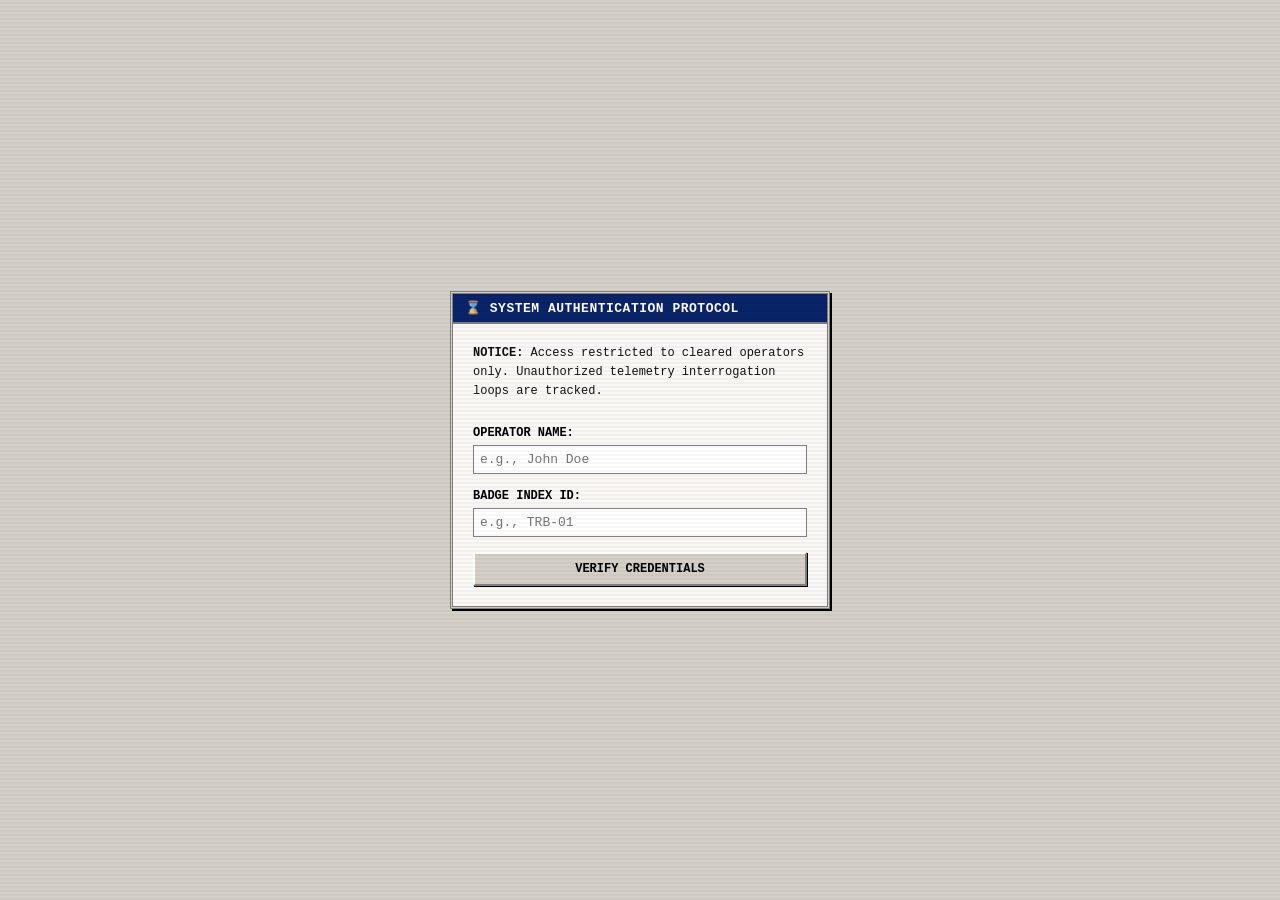
<file: index.html>
<!DOCTYPE html>
<html lang="en">
<head>
    <meta charset="UTF-8">
    <meta name="viewport" content="width=device-width, initial-scale=1.0">
    <title>TEMPORAL RECOVERY BUREAU - SECURE GATEWAY</title>
    <!-- Links to your existing retro government stylesheet -->
    <link rel="stylesheet" href="style.css">
    <style>
        /* Specific overrides to position and build the login dialogue box neatly */
        body {
            justify-content: center;
            align-items: center;
        }

        .login-dialogue {
            width: 380px;
            background-color: #d4d0c8; /* Matches Windows Institutional Beige */
            border: 3px double #808080;
            box-shadow: 2px 2px 0px #000000;
            display: flex;
            flex-direction: column;
            box-sizing: border-box;
        }

        .dialogue-titlebar {
            background-color: #0a246a; /* Deep Administrative Blue */
            color: #ffffff;
            padding: 6px 12px;
            font-weight: bold;
            font-size: 13px;
            letter-spacing: 0.5px;
            border-bottom: 2px solid #808080;
        }

        .dialogue-body {
            padding: 20px;
            background-color: #faf8f5; /* Aged paper tint */
        }

        .form-group {
            margin-bottom: 15px;
        }

        .form-group label {
            display: block;
            font-size: 12px;
            font-weight: bold;
            margin-bottom: 5px;
            text-transform: uppercase;
        }

        /* Mundane form fields matching classic style */
        input[type="text"], input[type="password"] {
            width: 100%;
            padding: 6px;
            box-sizing: border-box;
            font-family: "Courier New", Courier, monospace;
            font-size: 13px;
            border: 1px solid #808080;
            background-color: #ffffff;
            color: #000000;
        }

        input[type="text"]:focus, input[type="password"]:focus {
            outline: 2px solid #0a246a;
        }

        /* Classic heavy-bordered native administrative push button */
        .submit-btn {
            width: 100%;
            padding: 8px;
            background-color: #d4d0c8;
            color: #000000;
            border: 2px solid #ffffff;
            border-right-color: #808080;
            border-bottom-color: #808080;
            font-family: "Courier New", Courier, monospace;
            font-weight: bold;
            font-size: 12px;
            cursor: pointer;
            text-transform: uppercase;
            box-shadow: 1px 1px 0px #000000;
        }

        .submit-btn:active {
            border: 2px solid #808080;
            border-right-color: #ffffff;
            border-bottom-color: #ffffff;
            box-shadow: none;
            padding: 9px 7px 7px 9px; /* Simulates standard physical drop click */
        }

        #error-output {
            margin-top: 15px;
            font-size: 12px;
            color: #ff0000;
            font-weight: bold;
            border-top: 1px dashed #808080;
            padding-top: 10px;
            display: none;
            text-transform: uppercase;
        }
    </style>
</head>
<body>

    <!-- Standardizing your custom raster overlay -->
    <div class="crt-overlay"></div>

    <!-- Dialogue Box Wrapper -->
    <div class="login-dialogue">
        <div class="dialogue-titlebar">
            ⌛ SYSTEM AUTHENTICATION PROTOCOL 
        </div>
        
        <div class="dialogue-body">
            <p class="regulatory-text" style="font-size: 12px; margin-top: 0;">
                <strong>NOTICE:</strong> Access restricted to cleared operators only. Unauthorized telemetry interrogation loops are tracked.
            </p>

            <div class="form-group">
                <label for="username">Operator Name:</label>
                <input type="text" id="username" placeholder="e.g., John Doe" autocomplete="off">
            </div>

            <div class="form-group">
                <label for="badge">Badge Index ID:</label>
                <input type="password" id="badge" placeholder="e.g., TRB-01">
            </div>

            <button id="login-btn" class="submit-btn">Verify Credentials</button>

            <!-- Error message container -->
            <div id="error-output"></div>
        </div>
    </div>

<script>
    document.getElementById('login-btn').addEventListener('click', () => {
        const userIn = document.getElementById('username').value.trim();
        const badgeIn = document.getElementById('badge').value.trim();
        const errorDiv = document.getElementById('error-output');

        if (!userIn || !badgeIn) {
            errorDiv.innerText = "SEC_ERROR: Identification parameters required.";
            errorDiv.style.color = "#ff0000";
            errorDiv.style.display = "block";
            return;
        }

        errorDiv.innerText = "Validating parameters...";
        errorDiv.style.color = "#000000";
        errorDiv.style.display = "block";

        try {
            // Build single login attempt payload
            const currentAttempt = {
                username: userIn,
                badgeID: badgeIn,
                timestamp: new Date().toISOString()
            };

            // Store ONLY the current attempt in cache (overwrites any previous entry)
            localStorage.setItem('trb_current_login', JSON.stringify(currentAttempt));

            // Render success state
            errorDiv.innerText = `ACCESS GRANTED. PARAMETERS LOGGED.`;
            errorDiv.style.color = "#008000";

            setTimeout(() => {
                window.location.href = 'about.html';
            }, 1000);

        } catch (err) {
            console.error("[CACHE-FAIL]", err);
            errorDiv.innerText = `CRITICAL_ERR: Cache write failure - ${err.message}`;
            errorDiv.style.color = "#ff0000";
        }
    });
</script>

</body>
</html>
</file>
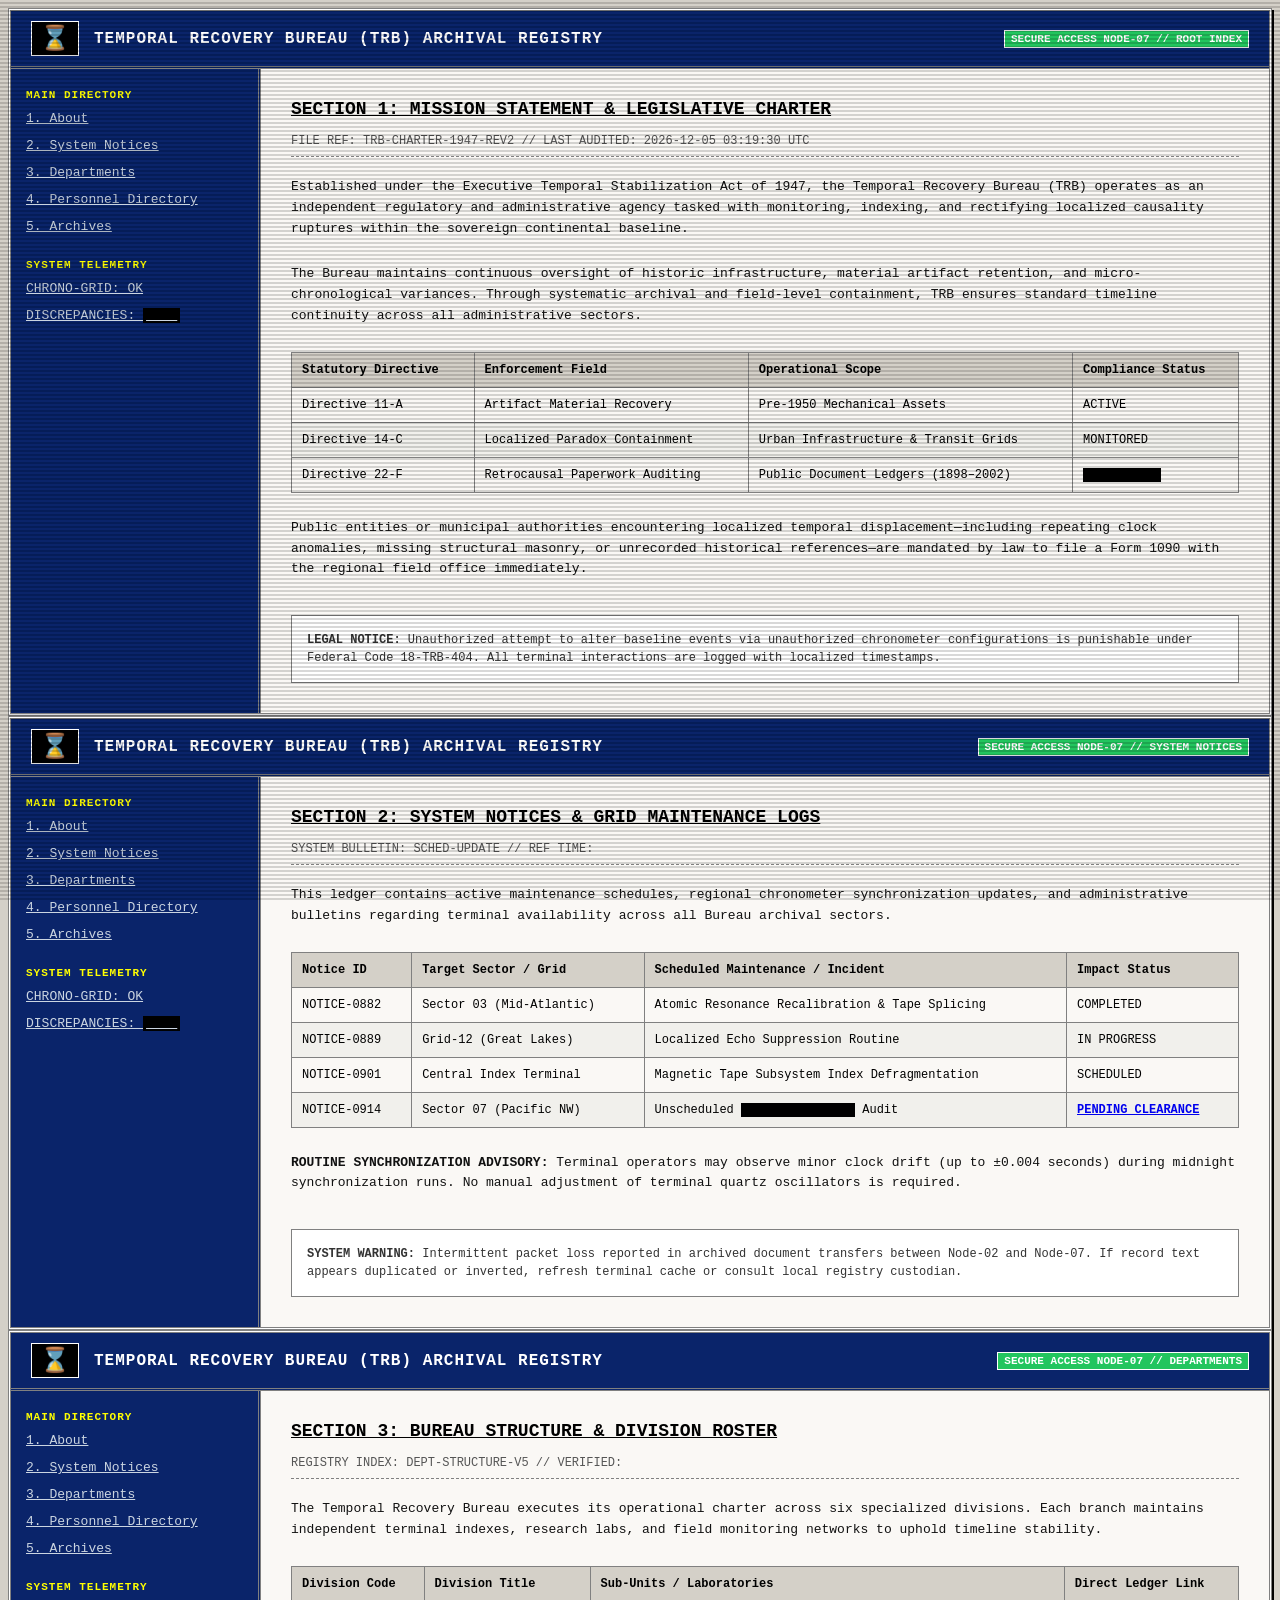
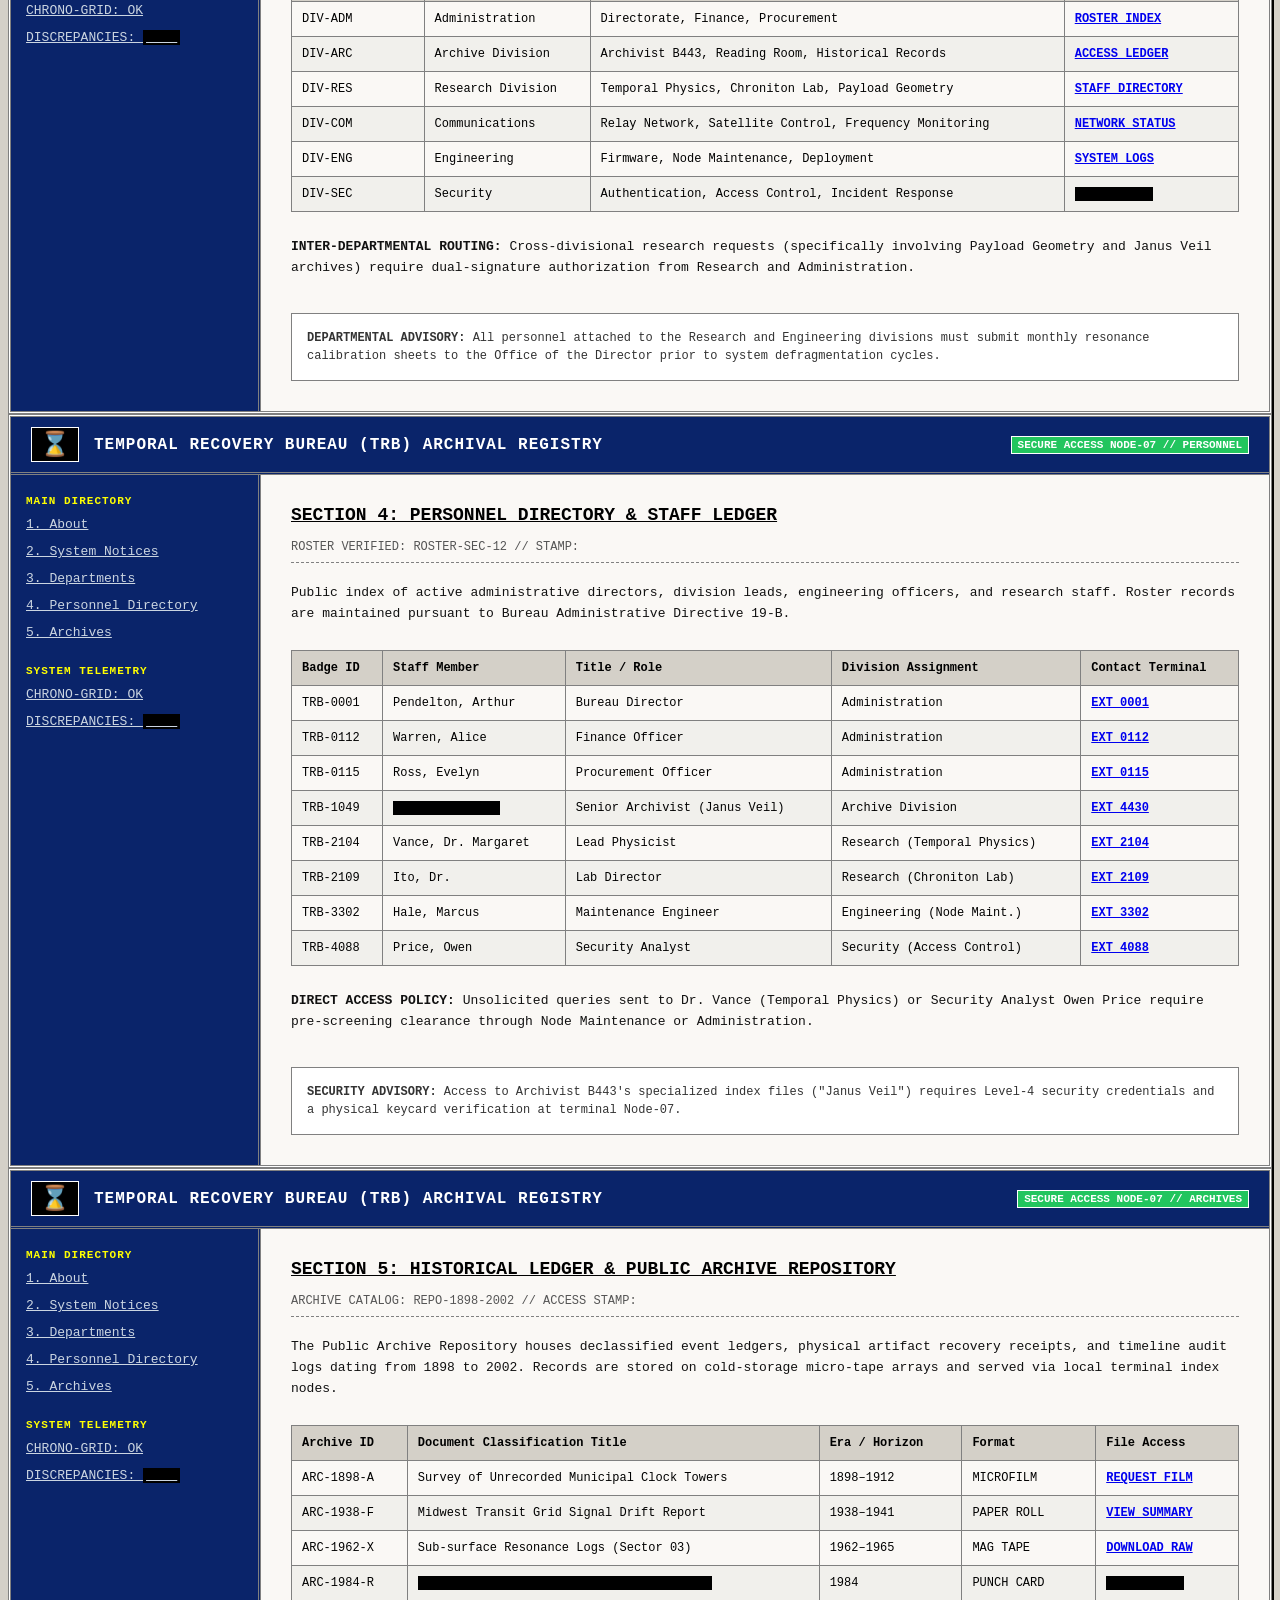
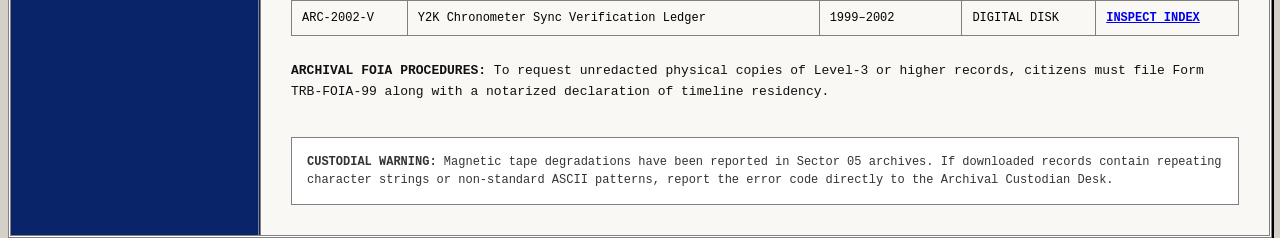
<file: custom.html>
<!DOCTYPE html>
<html lang="en">
<head>
    <meta charset="UTF-8">
    <meta name="viewport" content="width=device-width, initial-scale=1.0">
    <title>TRB - Mission Statement & Statutory Authority</title>
    <link rel="stylesheet" href="style.css">
</head>
<body>

<div class="crt-overlay"></div>

<div class="system-container">
    
    <header>
        <div class="header-brand">
            <div class="header-seal">⌛</div>
            <h1>TEMPORAL RECOVERY BUREAU (TRB) ARCHIVAL REGISTRY</h1>
        </div>
        <div class="node-tag">SECURE ACCESS NODE-07 // ROOT INDEX</div>
    </header>

    <div class="viewport-layout">
        
        <nav>
            <div class="directory-label">Main Directory</div>
            <ul>
                <li><a href="about.html">1. About</a></li>
                <li><a href="notices.html">2. System Notices</a></li>
                <li><a href="departments.html">3. Departments</a></li>
                <li><a href="personnel.html">4. Personnel Directory</a></li>
                <li><a href="archives.html">5. Archives</a></li>
            </ul>

            <div class="directory-label">System Telemetry</div>
            <ul>
                <li><a href="notices.html">CHRONO-GRID: OK</a></li>
                <li><a href="discrepancies.html">DISCREPANCIES: <span class="redacted">NONE</span></a></li>
            </ul>
        </nav>

        <main>
            <h2>Section 1: Mission Statement & Legislative Charter</h2>
            <div class="metadata-strip">
                FILE REF: TRB-CHARTER-1947-REV2 // LAST AUDITED: <span id="clock-display"></span>
            </div>

            <p class="regulatory-text">
                Established under the Executive Temporal Stabilization Act of 1947, the Temporal Recovery Bureau (TRB) operates as an independent regulatory and administrative agency tasked with monitoring, indexing, and rectifying localized causality ruptures within the sovereign continental baseline.
            </p>

            <p class="regulatory-text">
                The Bureau maintains continuous oversight of historic infrastructure, material artifact retention, and micro-chronological variances. Through systematic archival and field-level containment, TRB ensures standard timeline continuity across all administrative sectors.
            </p>

            <table class="data-table">
                <thead>
                    <tr>
                        <th>Statutory Directive</th>
                        <th>Enforcement Field</th>
                        <th>Operational Scope</th>
                        <th>Compliance Status</th>
                    </tr>
                </thead>
                <tbody>
                    <tr>
                        <td>Directive 11-A</td>
                        <td>Artifact Material Recovery</td>
                        <td>Pre-1950 Mechanical Assets</td>
                        <td>ACTIVE</td>
                    </tr>
                    <tr>
                        <td>Directive 14-C</td>
                        <td>Localized Paradox Containment</td>
                        <td>Urban Infrastructure & Transit Grids</td>
                        <td>MONITORED</td>
                    </tr>
                    <tr>
                        <td>Directive 22-F</td>
                        <td>Retrocausal Paperwork Auditing</td>
                        <td>Public Document Ledgers (1898–2002)</td>
                        <td><span class="redacted">RESTRICTED</span></td>
                    </tr>
                </tbody>
            </table>

            <p class="regulatory-text">
                Public entities or municipal authorities encountering localized temporal displacement—including repeating clock anomalies, missing structural masonry, or unrecorded historical references—are mandated by law to file a Form 1090 with the regional field office immediately.
            </p>

            <div class="admin-notice">
                <strong>LEGAL NOTICE:</strong> Unauthorized attempt to alter baseline events via unauthorized chronometer configurations is punishable under Federal Code 18-TRB-404. All terminal interactions are logged with localized timestamps.
            </div>
        </main>

    </div>
</div>

<script>
    function updateClock() {
        const display = document.getElementById('clock-display');
        if(display) {
            display.innerText = new Date().toISOString().replace('T', ' ').substring(0, 19) + " UTC";
        }
    }
    setInterval(updateClock, 1000);
    updateClock();
</script>

</body>
</html>

<!DOCTYPE html>
<html lang="en">
<head>
    <meta charset="UTF-8">
    <meta name="viewport" content="width=device-width, initial-scale=1.0">
    <title>TRB - System Notices & Maintenance Logs</title>
    <link rel="stylesheet" href="style.css">
</head>
<body>

<div class="crt-overlay"></div>

<div class="system-container">
    
    <header>
        <div class="header-brand">
            <div class="header-seal">⌛</div>
            <h1>TEMPORAL RECOVERY BUREAU (TRB) ARCHIVAL REGISTRY</h1>
        </div>
        <div class="node-tag">SECURE ACCESS NODE-07 // SYSTEM NOTICES</div>
    </header>

    <div class="viewport-layout">
        
        <nav>
            <div class="directory-label">Main Directory</div>
            <ul>
                <li><a href="about.html">1. About</a></li>
                <li><a href="notices.html">2. System Notices</a></li>
                <li><a href="departments.html">3. Departments</a></li>
                <li><a href="personnel.html">4. Personnel Directory</a></li>
                <li><a href="archives.html">5. Archives</a></li>
            </ul>

            <div class="directory-label">System Telemetry</div>
            <ul>
                <li><a href="notices.html">CHRONO-GRID: OK</a></li>
                <li><a href="archives.html">DISCREPANCIES: <span class="redacted">NONE</span></a></li>
            </ul>
        </nav>

        <main>
            <h2>Section 2: System Notices & Grid Maintenance Logs</h2>
            <div class="metadata-strip">
                SYSTEM BULLETIN: SCHED-UPDATE // REF TIME: <span id="clock-display"></span>
            </div>

            <p class="regulatory-text">
                This ledger contains active maintenance schedules, regional chronometer synchronization updates, and administrative bulletins regarding terminal availability across all Bureau archival sectors.
            </p>

            <table class="data-table">
                <thead>
                    <tr>
                        <th>Notice ID</th>
                        <th>Target Sector / Grid</th>
                        <th>Scheduled Maintenance / Incident</th>
                        <th>Impact Status</th>
                    </tr>
                </thead>
                <tbody>
                    <tr>
                        <td>NOTICE-0882</td>
                        <td>Sector 03 (Mid-Atlantic)</td>
                        <td>Atomic Resonance Recalibration & Tape Splicing</td>
                        <td>COMPLETED</td>
                    </tr>
                    <tr>
                        <td>NOTICE-0889</td>
                        <td>Grid-12 (Great Lakes)</td>
                        <td>Localized Echo Suppression Routine</td>
                        <td>IN PROGRESS</td>
                    </tr>
                    <tr>
                        <td>NOTICE-0901</td>
                        <td>Central Index Terminal</td>
                        <td>Magnetic Tape Subsystem Index Defragmentation</td>
                        <td>SCHEDULED</td>
                    </tr>
                    <tr>
                        <td>NOTICE-0914</td>
                        <td>Sector 07 (Pacific NW)</td>
                        <td>Unscheduled <span class="redacted">Causality Drift</span> Audit</td>
                        <td><span class="action-btn">PENDING CLEARANCE</span></td>
                    </tr>
                </tbody>
            </table>

            <p class="regulatory-text">
                <strong>ROUTINE SYNCHRONIZATION ADVISORY:</strong> Terminal operators may observe minor clock drift (up to ±0.004 seconds) during midnight synchronization runs. No manual adjustment of terminal quartz oscillators is required.
            </p>

            <div class="admin-notice">
                <strong>SYSTEM WARNING:</strong> Intermittent packet loss reported in archived document transfers between Node-02 and Node-07. If record text appears duplicated or inverted, refresh terminal cache or consult local registry custodian.
            </div>
        </main>

    </div>
</div>

<script>
    function updateClock() {
        const display = document.getElementById('clock-display');
        if(display) {
            display.innerText = new Date().toISOString().replace('T', ' ').substring(0, 19) + " UTC";
        }
    }
    setInterval(updateClock, 1000);
    updateClock();
</script>

</body>
</html>

<!DOCTYPE html>
<html lang="en">
<head>
    <meta charset="UTF-8">
    <meta name="viewport" content="width=device-width, initial-scale=1.0">
    <title>TRB - Administrative Departments & Division Roster</title>
    <link rel="stylesheet" href="style.css">
</head>
<body>

<div class="crt-overlay"></div>

<div class="system-container">
    
    <header>
        <div class="header-brand">
            <div class="header-seal">⌛</div>
            <h1>TEMPORAL RECOVERY BUREAU (TRB) ARCHIVAL REGISTRY</h1>
        </div>
        <div class="node-tag">SECURE ACCESS NODE-07 // DEPARTMENTS</div>
    </header>

    <div class="viewport-layout">
        
        <nav>
            <div class="directory-label">Main Directory</div>
            <ul>
                <li><a href="about.html">1. About</a></li>
                <li><a href="notices.html">2. System Notices</a></li>
                <li><a href="departments.html">3. Departments</a></li>
                <li><a href="personnel.html">4. Personnel Directory</a></li>
                <li><a href="archives.html">5. Archives</a></li>
            </ul>

            <div class="directory-label">System Telemetry</div>
            <ul>
                <li><a href="notices.html">CHRONO-GRID: OK</a></li>
                <li><a href="archives.html">DISCREPANCIES: <span class="redacted">NONE</span></a></li>
            </ul>
        </nav>

        <main>
            <h2>Section 3: Bureau Structure & Division Roster</h2>
            <div class="metadata-strip">
                REGISTRY INDEX: DEPT-STRUCTURE-V5 // VERIFIED: <span id="clock-display"></span>
            </div>

            <p class="regulatory-text">
                The Temporal Recovery Bureau executes its operational charter across six specialized divisions. Each branch maintains independent terminal indexes, research labs, and field monitoring networks to uphold timeline stability.
            </p>

            <table class="data-table">
                <thead>
                    <tr>
                        <th>Division Code</th>
                        <th>Division Title</th>
                        <th>Sub-Units / Laboratories</th>
                        <th>Direct Ledger Link</th>
                    </tr>
                </thead>
                <tbody>
                    <tr>
                        <td>DIV-ADM</td>
                        <td>Administration</td>
                        <td>Directorate, Finance, Procurement</td>
                        <td><a href="personnel.html" class="action-btn">ROSTER INDEX</a></td>
                    </tr>
                    <tr>
                        <td>DIV-ARC</td>
                        <td>Archive Division</td>
                        <td>Archivist B443, Reading Room, Historical Records</td>
                        <td><a href="archives.html" class="action-btn">ACCESS LEDGER</a></td>
                    </tr>
                    <tr>
                        <td>DIV-RES</td>
                        <td>Research Division</td>
                        <td>Temporal Physics, Chroniton Lab, Payload Geometry</td>
                        <td><a href="personnel.html" class="action-btn">STAFF DIRECTORY</a></td>
                    </tr>
                    <tr>
                        <td>DIV-COM</td>
                        <td>Communications</td>
                        <td>Relay Network, Satellite Control, Frequency Monitoring</td>
                        <td><a href="notices.html" class="action-btn">NETWORK STATUS</a></td>
                    </tr>
                    <tr>
                        <td>DIV-ENG</td>
                        <td>Engineering</td>
                        <td>Firmware, Node Maintenance, Deployment</td>
                        <td><a href="notices.html" class="action-btn">SYSTEM LOGS</a></td>
                    </tr>
                    <tr>
                        <td>DIV-SEC</td>
                        <td>Security</td>
                        <td>Authentication, Access Control, Incident Response</td>
                        <td><span class="redacted">RESTRICTED</span></td>
                    </tr>
                </tbody>
            </table>

            <p class="regulatory-text">
                <strong>INTER-DEPARTMENTAL ROUTING:</strong> Cross-divisional research requests (specifically involving Payload Geometry and Janus Veil archives) require dual-signature authorization from Research and Administration.
            </p>

            <div class="admin-notice">
                <strong>DEPARTMENTAL ADVISORY:</strong> All personnel attached to the Research and Engineering divisions must submit monthly resonance calibration sheets to the Office of the Director prior to system defragmentation cycles.
            </div>
        </main>

    </div>
</div>

<script>
    function updateClock() {
        const display = document.getElementById('clock-display');
        if(display) {
            display.innerText = new Date().toISOString().replace('T', ' ').substring(0, 19) + " UTC";
        }
    }
    setInterval(updateClock, 1000);
    updateClock();
</script>

</body>
</html>

<!DOCTYPE html>
<html lang="en">
<head>
    <meta charset="UTF-8">
    <meta name="viewport" content="width=device-width, initial-scale=1.0">
    <title>TRB - Personnel Directory & Administrative Roster</title>
    <link rel="stylesheet" href="style.css">
</head>
<body>

<div class="crt-overlay"></div>

<div class="system-container">
    
    <header>
        <div class="header-brand">
            <div class="header-seal">⌛</div>
            <h1>TEMPORAL RECOVERY BUREAU (TRB) ARCHIVAL REGISTRY</h1>
        </div>
        <div class="node-tag">SECURE ACCESS NODE-07 // PERSONNEL</div>
    </header>

    <div class="viewport-layout">
        
        <nav>
            <div class="directory-label">Main Directory</div>
            <ul>
                <li><a href="about.html">1. About</a></li>
                <li><a href="notices.html">2. System Notices</a></li>
                <li><a href="departments.html">3. Departments</a></li>
                <li><a href="personnel.html">4. Personnel Directory</a></li>
                <li><a href="archives.html">5. Archives</a></li>
            </ul>

            <div class="directory-label">System Telemetry</div>
            <ul>
                <li><a href="notices.html">CHRONO-GRID: OK</a></li>
                <li><a href="archives.html">DISCREPANCIES: <span class="redacted">NONE</span></a></li>
            </ul>
        </nav>

        <main>
            <h2>Section 4: Personnel Directory & Staff Ledger</h2>
            <div class="metadata-strip">
                ROSTER VERIFIED: ROSTER-SEC-12 // STAMP: <span id="clock-display"></span>
            </div>

            <p class="regulatory-text">
                Public index of active administrative directors, division leads, engineering officers, and research staff. Roster records are maintained pursuant to Bureau Administrative Directive 19-B.
            </p>

            <table class="data-table">
                <thead>
                    <tr>
                        <th>Badge ID</th>
                        <th>Staff Member</th>
                        <th>Title / Role</th>
                        <th>Division Assignment</th>
                        <th>Contact Terminal</th>
                    </tr>
                </thead>
                <tbody>
                    <tr>
                        <td>TRB-0001</td>
                        <td>Pendelton, Arthur</td>
                        <td>Bureau Director</td>
                        <td>Administration</td>
                        <td><a href="archives.html" class="action-btn">EXT 0001</a></td>
                    </tr>
                    <tr>
                        <td>TRB-0112</td>
                        <td>Warren, Alice</td>
                        <td>Finance Officer</td>
                        <td>Administration</td>
                        <td><a href="archives.html" class="action-btn">EXT 0112</a></td>
                    </tr>
                    <tr>
                        <td>TRB-0115</td>
                        <td>Ross, Evelyn</td>
                        <td>Procurement Officer</td>
                        <td>Administration</td>
                        <td><a href="archives.html" class="action-btn">EXT 0115</a></td>
                    </tr>
                    <tr>
                        <td>TRB-1049</td>
                        <td><span class="redacted">Archivist B443</span></td>
                        <td>Senior Archivist (Janus Veil)</td>
                        <td>Archive Division</td>
                        <td><a href="archives.html" class="action-btn">EXT 4430</a></td>
                    </tr>
                    <tr>
                        <td>TRB-2104</td>
                        <td>Vance, Dr. Margaret</td>
                        <td>Lead Physicist</td>
                        <td>Research (Temporal Physics)</td>
                        <td><a href="archives.html" class="action-btn">EXT 2104</a></td>
                    </tr>
                    <tr>
                        <td>TRB-2109</td>
                        <td>Ito, Dr.</td>
                        <td>Lab Director</td>
                        <td>Research (Chroniton Lab)</td>
                        <td><a href="archives.html" class="action-btn">EXT 2109</a></td>
                    </tr>
                    <tr>
                        <td>TRB-3302</td>
                        <td>Hale, Marcus</td>
                        <td>Maintenance Engineer</td>
                        <td>Engineering (Node Maint.)</td>
                        <td><a href="archives.html" class="action-btn">EXT 3302</a></td>
                    </tr>
                    <tr>
                        <td>TRB-4088</td>
                        <td>Price, Owen</td>
                        <td>Security Analyst</td>
                        <td>Security (Access Control)</td>
                        <td><a href="archives.html" class="action-btn">EXT 4088</a></td>
                    </tr>
                </tbody>
            </table>

            <p class="regulatory-text">
                <strong>DIRECT ACCESS POLICY:</strong> Unsolicited queries sent to Dr. Vance (Temporal Physics) or Security Analyst Owen Price require pre-screening clearance through Node Maintenance or Administration.
            </p>

            <div class="admin-notice">
                <strong>SECURITY ADVISORY:</strong> Access to Archivist B443's specialized index files ("Janus Veil") requires Level-4 security credentials and a physical keycard verification at terminal Node-07.
            </div>
        </main>

    </div>
</div>

<script>
    function updateClock() {
        const display = document.getElementById('clock-display');
        if(display) {
            display.innerText = new Date().toISOString().replace('T', ' ').substring(0, 19) + " UTC";
        }
    }
    setInterval(updateClock, 1000);
    updateClock();
</script>

</body>
</html>

<!DOCTYPE html>
<html lang="en">
<head>
    <meta charset="UTF-8">
    <meta name="viewport" content="width=device-width, initial-scale=1.0">
    <title>TRB - Public Records & Temporal Archives</title>
    <link rel="stylesheet" href="style.css">
</head>
<body>

<div class="crt-overlay"></div>

<div class="system-container">
    
    <header>
        <div class="header-brand">
            <div class="header-seal">⌛</div>
            <h1>TEMPORAL RECOVERY BUREAU (TRB) ARCHIVAL REGISTRY</h1>
        </div>
        <div class="node-tag">SECURE ACCESS NODE-07 // ARCHIVES</div>
    </header>

    <div class="viewport-layout">
        
        <nav>
            <div class="directory-label">Main Directory</div>
            <ul>
                <li><a href="about.html">1. About</a></li>
                <li><a href="notices.html">2. System Notices</a></li>
                <li><a href="departments.html">3. Departments</a></li>
                <li><a href="personnel.html">4. Personnel Directory</a></li>
                <li><a href="archives.html">5. Archives</a></li>
            </ul>

            <div class="directory-label">System Telemetry</div>
            <ul>
                <li><a href="notices.html">CHRONO-GRID: OK</a></li>
                <li><a href="archives.html">DISCREPANCIES: <span class="redacted">NONE</span></a></li>
            </ul>
        </nav>

        <main>
            <h2>Section 5: Historical Ledger & Public Archive Repository</h2>
            <div class="metadata-strip">
                ARCHIVE CATALOG: REPO-1898-2002 // ACCESS STAMP: <span id="clock-display"></span>
            </div>

            <p class="regulatory-text">
                The Public Archive Repository houses declassified event ledgers, physical artifact recovery receipts, and timeline audit logs dating from 1898 to 2002. Records are stored on cold-storage micro-tape arrays and served via local terminal index nodes.
            </p>

            <table class="data-table">
                <thead>
                    <tr>
                        <th>Archive ID</th>
                        <th>Document Classification Title</th>
                        <th>Era / Horizon</th>
                        <th>Format</th>
                        <th>File Access</th>
                    </tr>
                </thead>
                <tbody>
                    <tr>
                        <td>ARC-1898-A</td>
                        <td>Survey of Unrecorded Municipal Clock Towers</td>
                        <td>1898–1912</td>
                        <td>MICROFILM</td>
                        <td><a href="javascript:void(0)" class="action-btn">REQUEST FILM</a></td>
                    </tr>
                    <tr>
                        <td>ARC-1938-F</td>
                        <td>Midwest Transit Grid Signal Drift Report</td>
                        <td>1938–1941</td>
                        <td>PAPER ROLL</td>
                        <td><a href="javascript:void(0)" class="action-btn">VIEW SUMMARY</a></td>
                    </tr>
                    <tr>
                        <td>ARC-1962-X</td>
                        <td>Sub-surface Resonance Logs (Sector 03)</td>
                        <td>1962–1965</td>
                        <td>MAG TAPE</td>
                        <td><a href="javascript:void(0)" class="action-btn">DOWNLOAD RAW</a></td>
                    </tr>
                    <tr>
                        <td>ARC-1984-R</td>
                        <td><span class="redacted">Incident 84-B: Missing Rail Transit Unit</span></td>
                        <td>1984</td>
                        <td>PUNCH CARD</td>
                        <td><span class="redacted">RESTRICTED</span></td>
                    </tr>
                    <tr>
                        <td>ARC-2002-V</td>
                        <td>Y2K Chronometer Sync Verification Ledger</td>
                        <td>1999–2002</td>
                        <td>DIGITAL DISK</td>
                        <td><a href="javascript:void(0)" class="action-btn">INSPECT INDEX</a></td>
                    </tr>
                </tbody>
            </table>

            <p class="regulatory-text">
                <strong>ARCHIVAL FOIA PROCEDURES:</strong> To request unredacted physical copies of Level-3 or higher records, citizens must file Form TRB-FOIA-99 along with a notarized declaration of timeline residency.
            </p>

            <div class="admin-notice">
                <strong>CUSTODIAL WARNING:</strong> Magnetic tape degradations have been reported in Sector 05 archives. If downloaded records contain repeating character strings or non-standard ASCII patterns, report the error code directly to the Archival Custodian Desk.
            </div>
        </main>

    </div>
</div>

<script>
    function updateClock() {
        const display = document.getElementById('clock-display');
        if(display) {
            display.innerText = new Date().toISOString().replace('T', ' ').substring(0, 19) + " UTC";
        }
    }
    setInterval(updateClock, 1000);
    updateClock();
</script>

</body>
</html>
</file>
<file: style.css>
/* style.css - System-Wide Retro Government Terminal Stylesheet */

/* Reset and Core Body Configurations */
body {
    background-color: #d4d0c8; /* Classic Windows 95/98 Institutional Beige */
    font-family: "Courier New", Courier, monospace;
    color: #000000;
    margin: 0;
    padding: 8px;
    height: 100vh;
    box-sizing: border-box;
    display: flex;
    flex-direction: column;
}

/* Full Window Framework Container */
.system-container {
    width: 100%;
    height: 100%;
    display: flex;
    flex-direction: column;
    border: 3px double #808080;
    background-color: #ffffff;
    box-shadow: 2px 2px 0px #000000;
    box-sizing: border-box;
}

/* Deep Administrative Blue Top Banner */
header {
    background-color: #0a246a; 
    color: #ffffff;
    padding: 10px 20px;
    display: flex;
    align-items: center;
    justify-content: space-between;
    border-bottom: 3px double #808080;
}

.header-brand {
    display: flex;
    align-items: center;
}

.header-seal {
    font-size: 24px;
    margin-right: 15px;
    border: 1px solid #ffffff;
    padding: 2px 8px;
    background: #000000;
}

header h1 {
    margin: 0;
    font-size: 16px;
    letter-spacing: 1px;
    font-weight: bold;
}

.node-tag {
    font-size: 11px;
    background-color: #22c55e;
    color: #ffffff;
    padding: 2px 6px;
    border: 1px solid #ffffff;
    font-weight: bold;
}

/* Main Split Viewport Layout */
.viewport-layout {
    display: flex;
    flex-grow: 1;
    overflow: hidden;
}

/* Left Sidebar Navigation Tree */
nav {
    width: 250px;
    background-color: #0a246a;
    padding: 20px 15px;
    border-right: 3px double #808080;
    box-sizing: border-box;
    flex-shrink: 0;
}

.directory-label {
    color: #ffff00; /* Warning Yellow for Sub-sectors */
    font-size: 11px;
    font-weight: bold;
    margin-bottom: 10px;
    text-transform: uppercase;
    letter-spacing: 1px;
}

nav ul {
    list-style-type: none;
    padding: 0;
    margin: 0 0 25px 0;
}

nav ul li {
    margin-bottom: 12px;
}

/* Standardized Navigation Buttons linking to future separate files */
nav ul li a {
    color: #cbd5e1;
    text-decoration: underline;
    font-size: 13px;
    display: block;
    cursor: pointer;
}

nav ul li a:hover {
    color: #ffffff;
    background-color: #4b639e;
    text-decoration: none;
}

/* Main Document Content Area */
main {
    flex-grow: 1;
    padding: 30px;
    background-color: #faf8f5; /* Slightly aged paper tint */
    overflow-y: auto;
    box-sizing: border-box;
}

h2 {
    text-transform: uppercase;
    text-decoration: underline;
    margin-top: 0;
    color: #000000;
    font-size: 18px;
}

.metadata-strip {
    font-size: 12px;
    color: #555555;
    margin-bottom: 20px;
    border-bottom: 1px dashed #808080;
    padding-bottom: 8px;
}

.regulatory-text {
    font-size: 13px;
    line-height: 1.6;
    color: #111111;
    max-width: 950px;
    margin-bottom: 25px;
}

/* Mundane Grid Tables */
.data-table {
    width: 100%;
    border-collapse: collapse;
    margin-bottom: 25px;
}

.data-table th, .data-table td {
    border: 1px solid #808080;
    padding: 10px;
    text-align: left;
    font-size: 12px;
}

.data-table th {
    background-color: #d4d0c8;
    font-weight: bold;
}

.data-table tr:nth-child(even) {
    background-color: #f1f0ec;
}

/* Standardized Anchor Links for Datatable Buttons */
.action-btn {
    color: #0000ee;
    text-decoration: underline;
    font-weight: bold;
    cursor: pointer;
}

.action-btn:hover {
    color: #ff0000;
}

/* Inconspicuous Administrative Notices */
.admin-notice {
    border: 1px solid #808080;
    background-color: #ffffff;
    padding: 15px;
    margin-top: 35px;
    color: #333333;
    font-size: 12px;
    line-height: 1.5;
}

/* Heavy Administrative Security Ink Strips */
.redacted {
    background-color: #000000;
    color: #000000;
    padding: 0 3px;
    user-select: none;
}

/* Subtle Raster Scanline overlay for old CRT vibe */
.crt-overlay {
    background: linear-gradient(rgba(18, 16, 16, 0) 50%, rgba(0, 0, 0, 0.03) 50%);
    background-size: 100% 4px;
    position: fixed;
    top: 0; left: 0; width: 100%; height: 100%;
    z-index: 9999;
    pointer-events: none;
}
</file>
